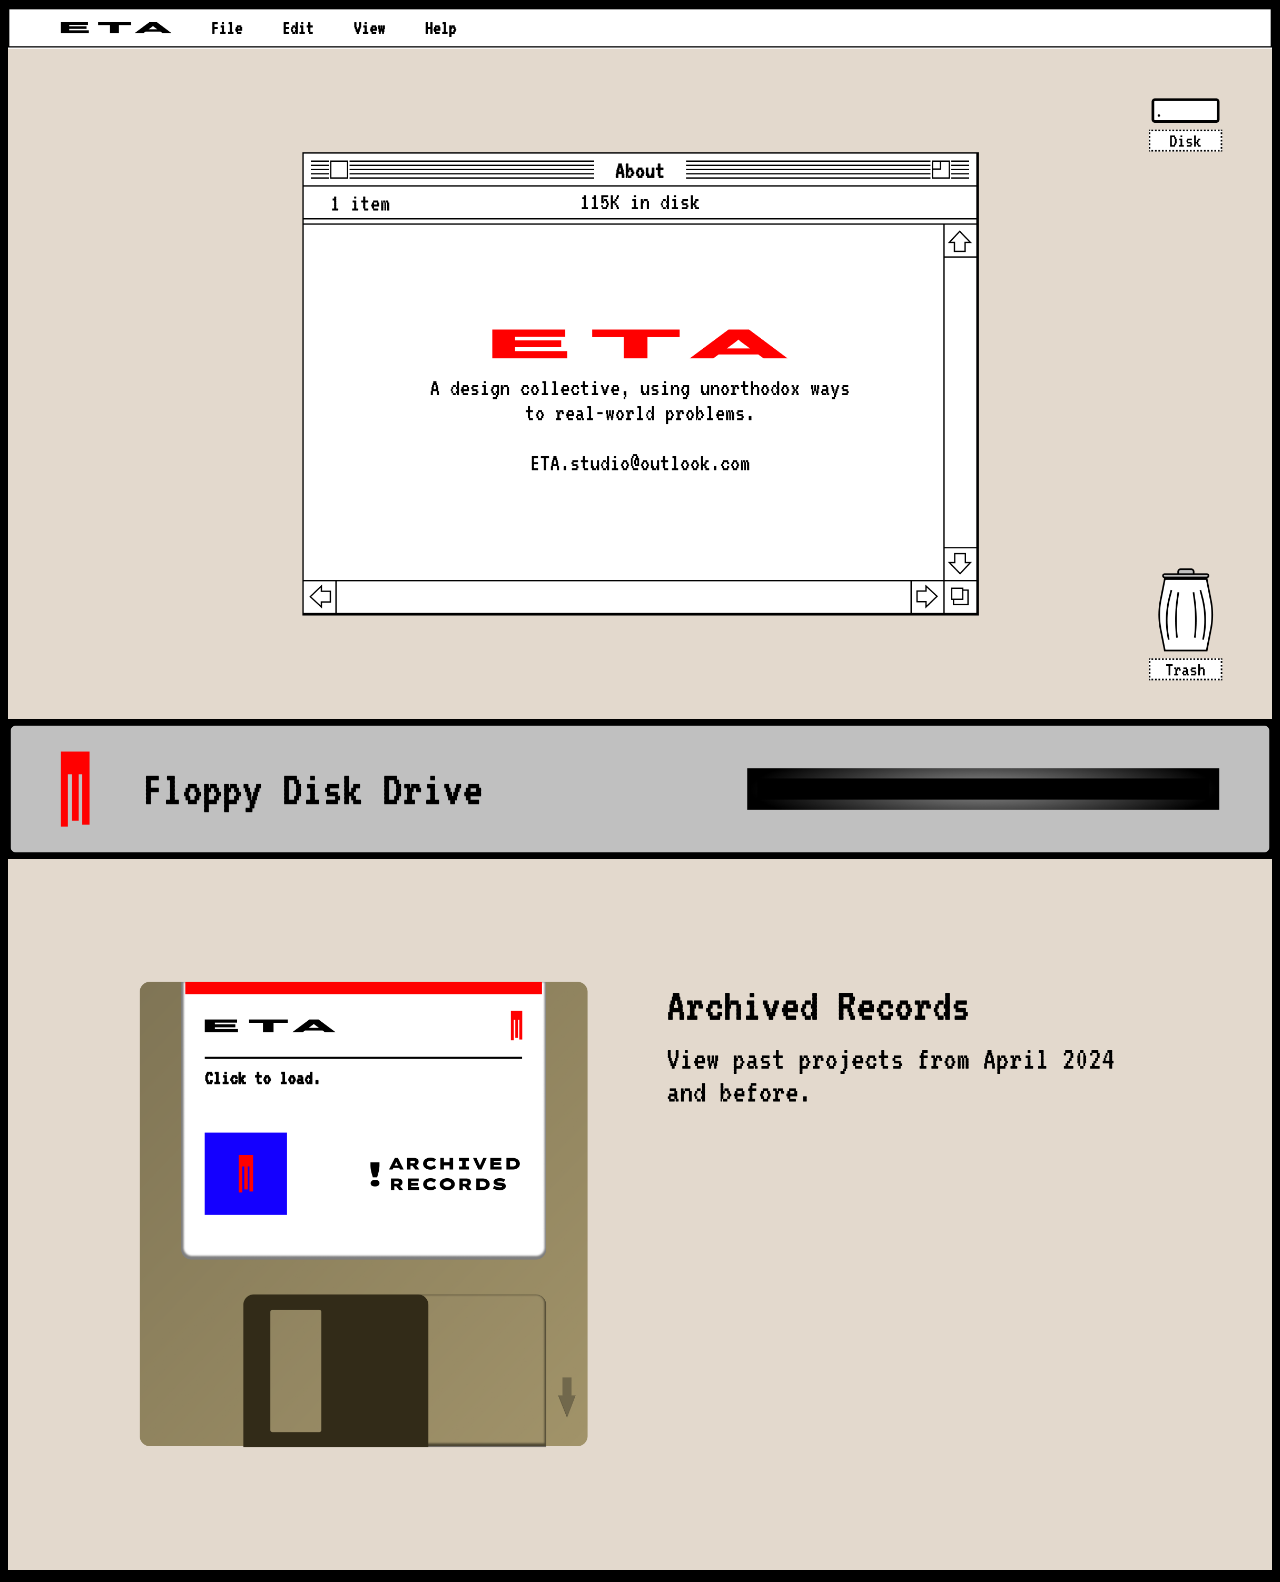
<file: about.html>
<!DOCTYPE html>

<html oncontextmenu="return false">

  <head>
    <title>About | ETA</title>
    <link rel="icon" href="FaviconV2.png" type="image/x-icon"/>
    <link rel="stylesheet" href="style.css">
  </head>

  <body>
    
    <img src="AboutV2.png" width="100%" margin="0">
    <img src="FloppyDiskV2.png" width="100%" margin="0">
    <a href="/archivedrecords"><img src="ArchivedRecordsFloppyV2.png" width="100%" margin="0"></a>
    
  </body>

</html>
</file>
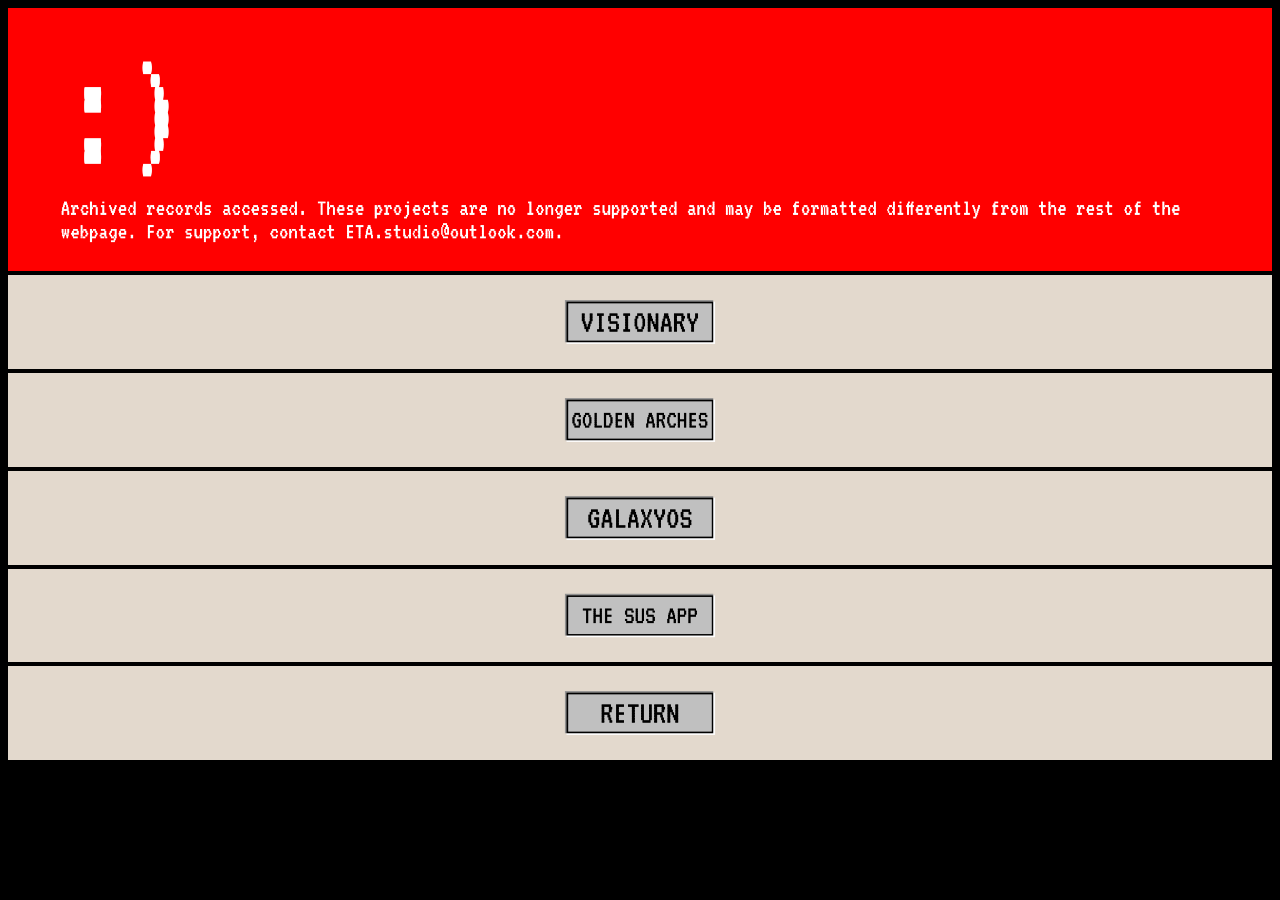
<file: archived.html>
<!DOCTYPE html>

<html oncontextmenu="return false">

  <head>
    <title>Archived Records | ETA</title>
    <link rel="icon" href="FaviconV2.png" type="image/x-icon"/>
    <link rel="stylesheet" href="style.css">
  </head>

  <body>
    
    <img src="ArchivedNoticeV2.png" width="100%" margin="0">
    <a href="/visionary"><img src="VisionaryArchived.png" width="100%" margin="0"></a>
    <a href="/goldenarches"><img src="GoldenArchesArchived.png" width="100%" margin="0"></a>
    <a href="/galaxyos.html"><img src="GalaxyOSArchived.png" width="100%" margin="0"></a>
    <a href="/thesusapp"><img src="TheSusAppArchived.png" width="100%" margin="0"></a>
    <a href="/about"><img src="ReturnToAboutV2.png" width="100%" margin="0"></a>
    
  </body>

  
</html>
</file>
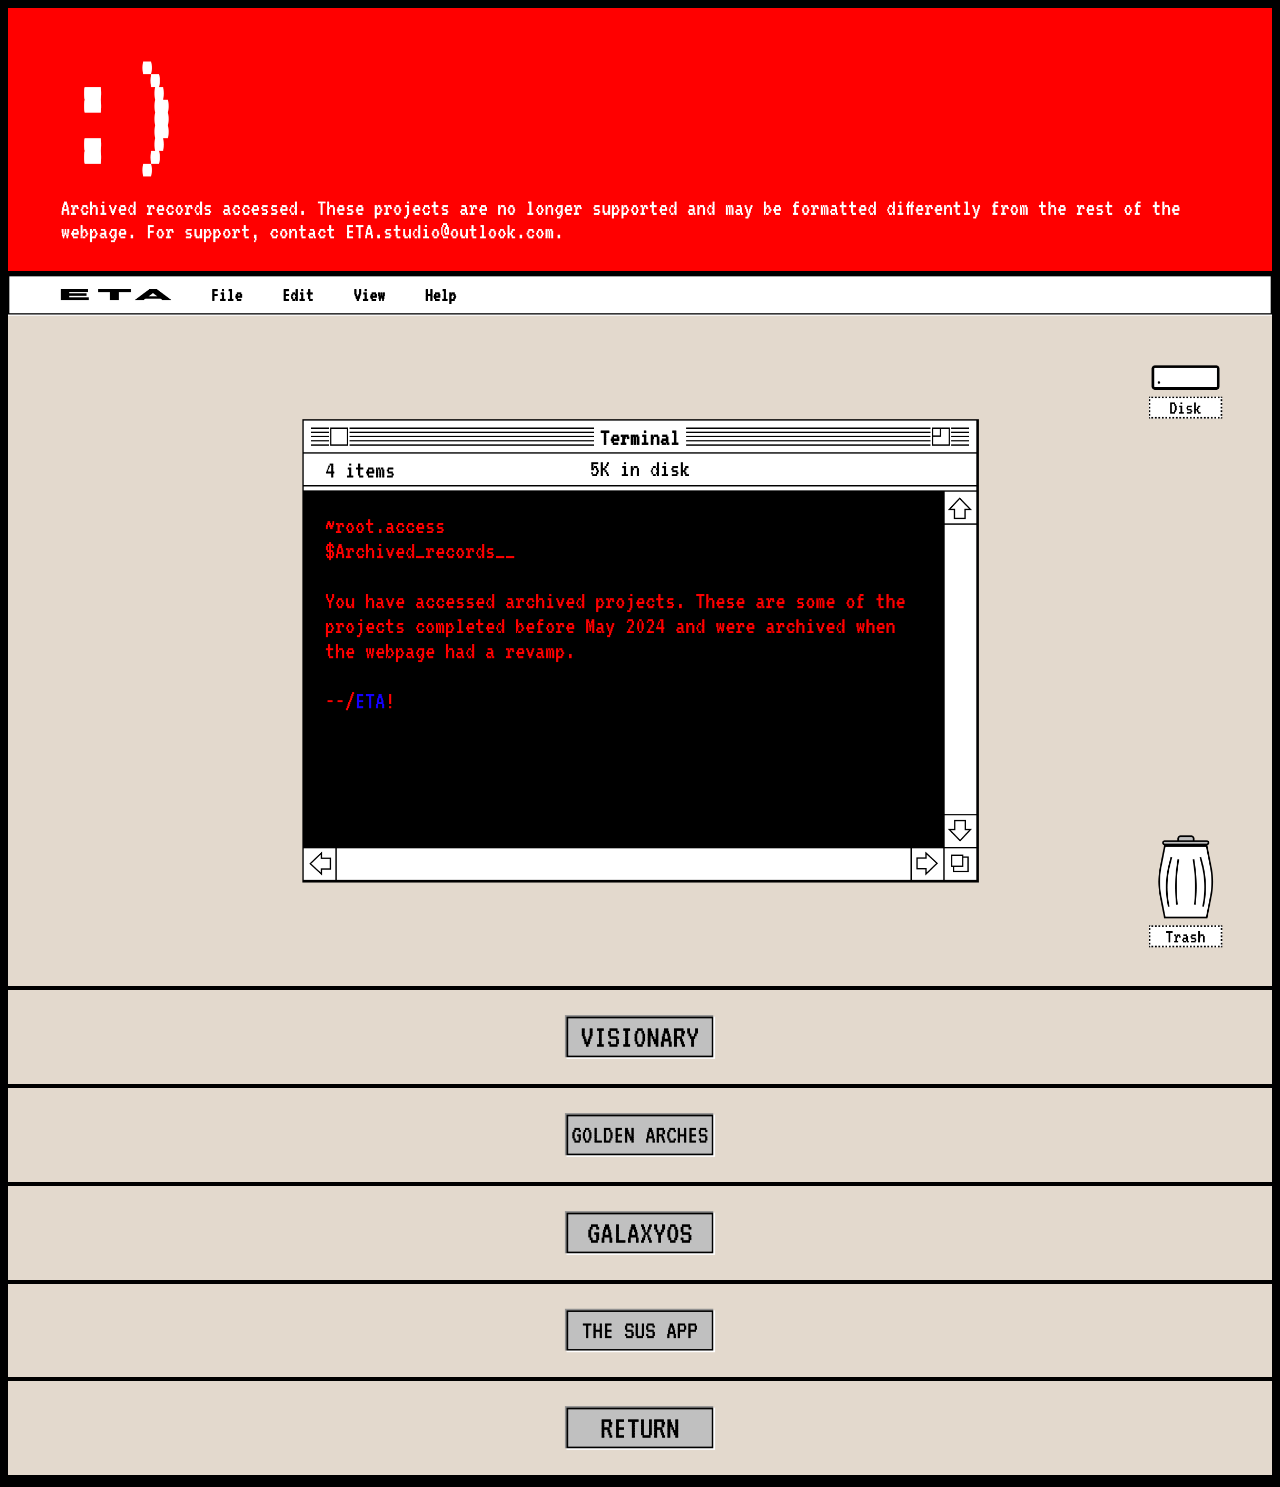
<file: archivedrecords.html>
<!DOCTYPE html>

<html oncontextmenu="return false">

  <head>
    <title>Archived Records | ETA</title>
    <link rel="icon" href="FaviconV2.png" type="image/x-icon"/>
    <link rel="stylesheet" href="style.css">
  </head>

  <body>
    
    <img src="ArchivedNoticeV2.png" width="100%" margin="0">
    <img src="ArchivedRecordsV2.png" width="100%" margin="0">
    <a href="/visionary"><img src="VisionaryArchived.png" width="100%" margin="0"></a>
    <a href="/goldenarches"><img src="GoldenArchesArchived.png" width="100%" margin="0"></a>
    <a href="/galaxyos.html"><img src="GalaxyOSArchived.png" width="100%" margin="0"></a>
    <a href="/thesusapp"><img src="TheSusAppArchived.png" width="100%" margin="0"></a>
    <a href="/about"><img src="ReturnToAboutV2.png" width="100%" margin="0"></a>
    
  </body>

</html>
</file>
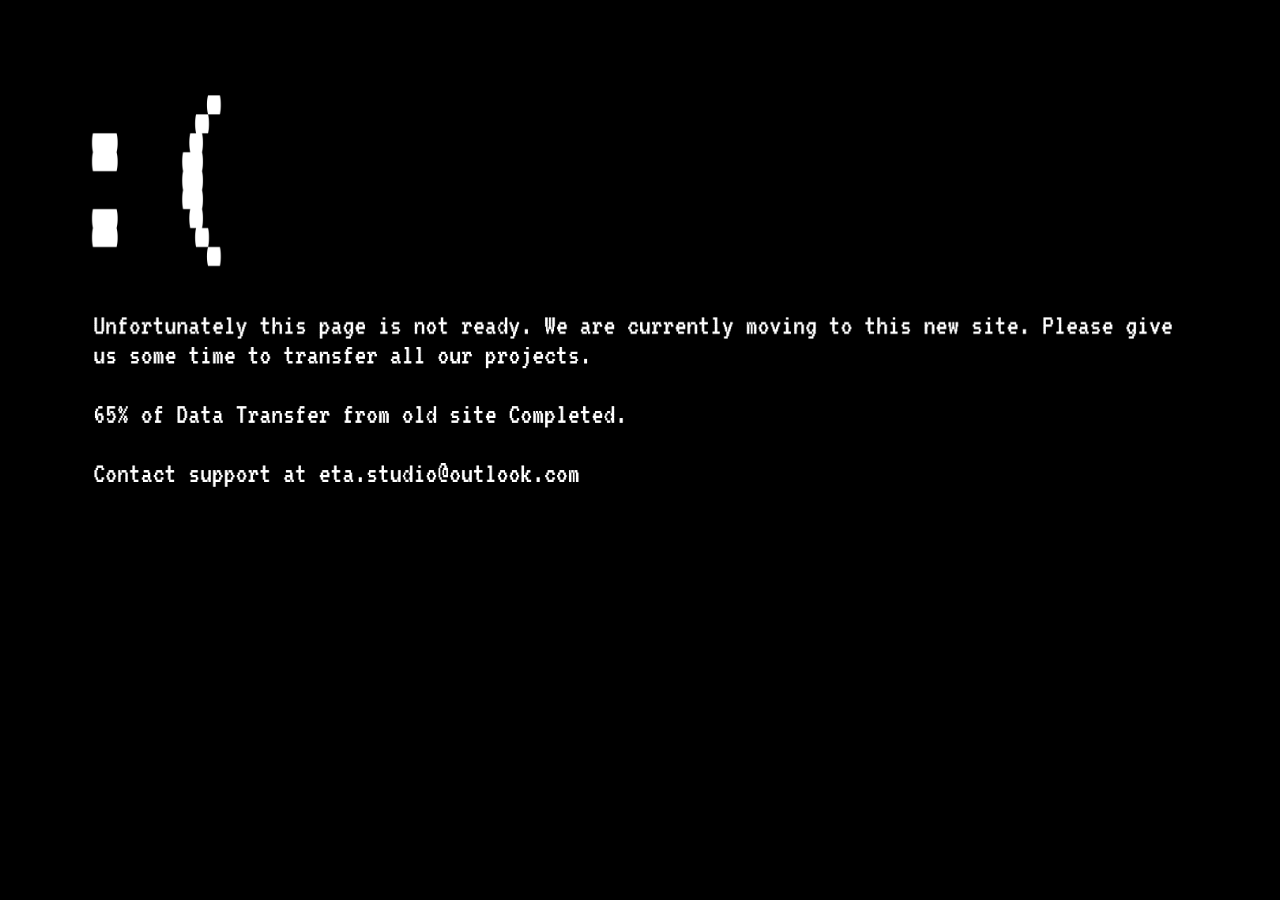
<file: comingsoon.html>
<!DOCTYPE html>

<html oncontextmenu="return false">

  <head>
    <title>ETA</title>
    <link rel="stylesheet" href="style.css">
  </head>

  <body>
    
    <a href="/index"><img src="coming soon.png" width="100%" margin="0"></a>
  
  </body>

</html>
</file>
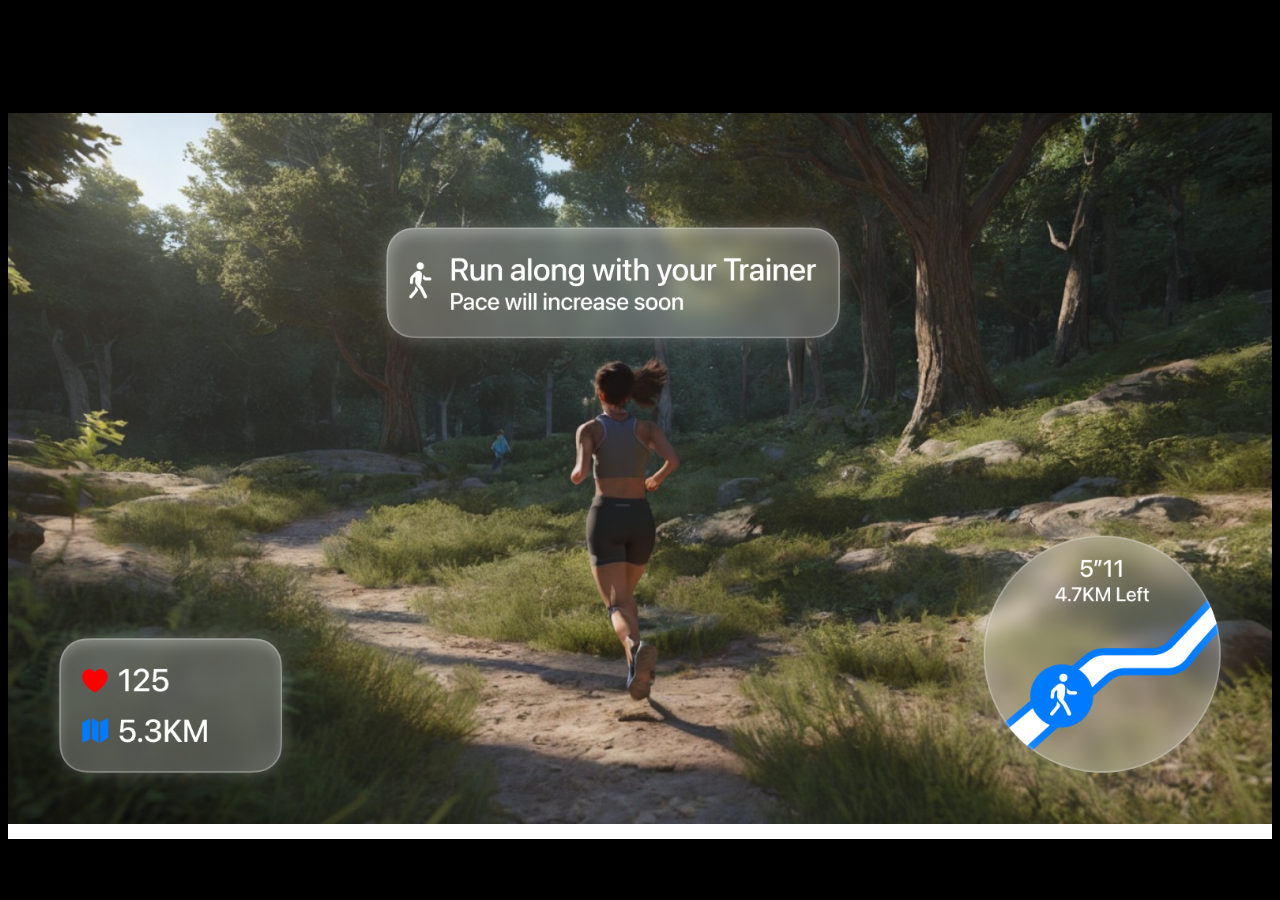
<file: home.html>
<html>

  <head>
    <title>ETA</title>
    <link rel="stylesheet" href="style.css">
  </head>

  <body>
    <h1>Hello World</h1>
    <h2>Font test h2</h2>
    <img src="AVPRunningTrainer.png" class="imagefullwidth">
  </body>
  
</html>
</file>
<file: style.css>
body {
  background-color: #000000;
}

.imagefullwidth {
  width: 100%;
  border-bottom: 15px solid #FFFFFF;
}

.height25{
  height: 25%;
}

.backgroundorange {
  background-color: #FF0000;
}

.backgroundwhite {
  background-color: #FFFFFF;
}

.backgroundlightgrey {
  background-color: #F3F2F8;
}

.backgroundsamsunggrey {
  background-color: #F7F7F7;
}
</file>
